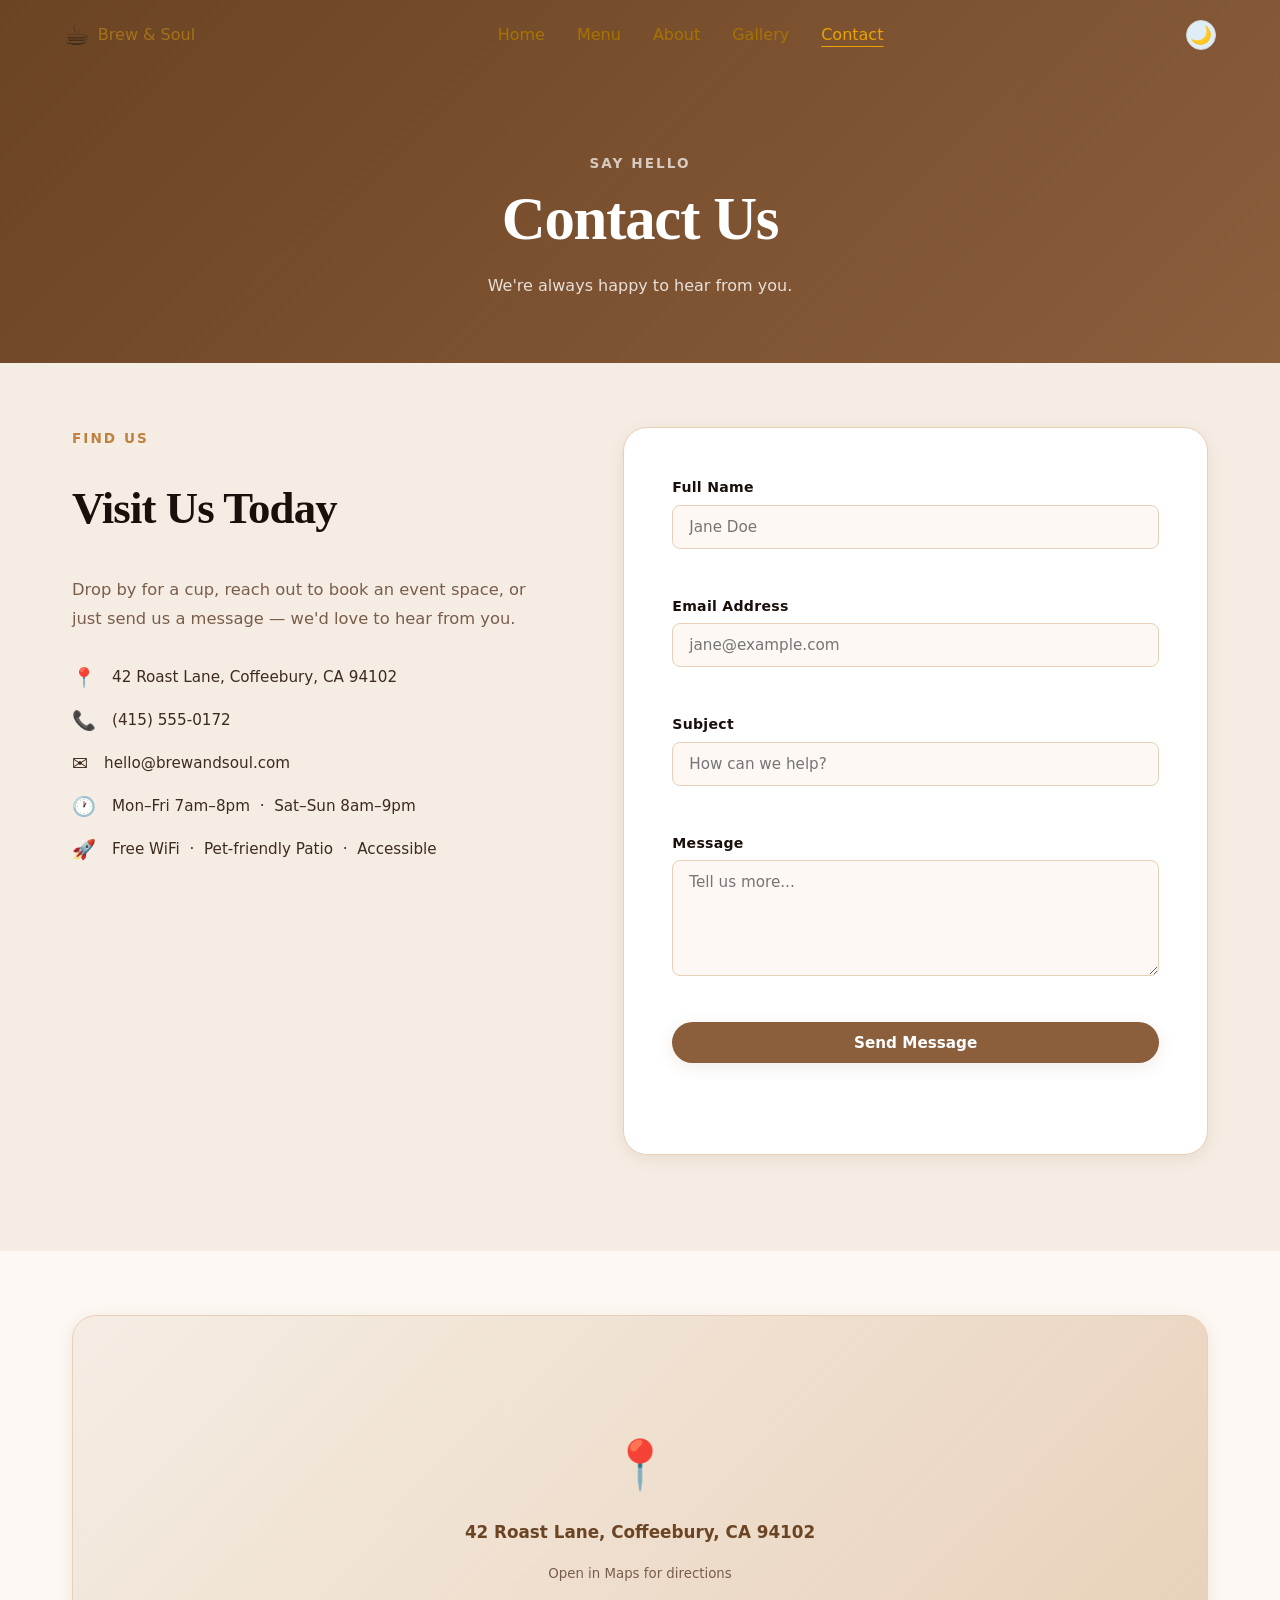
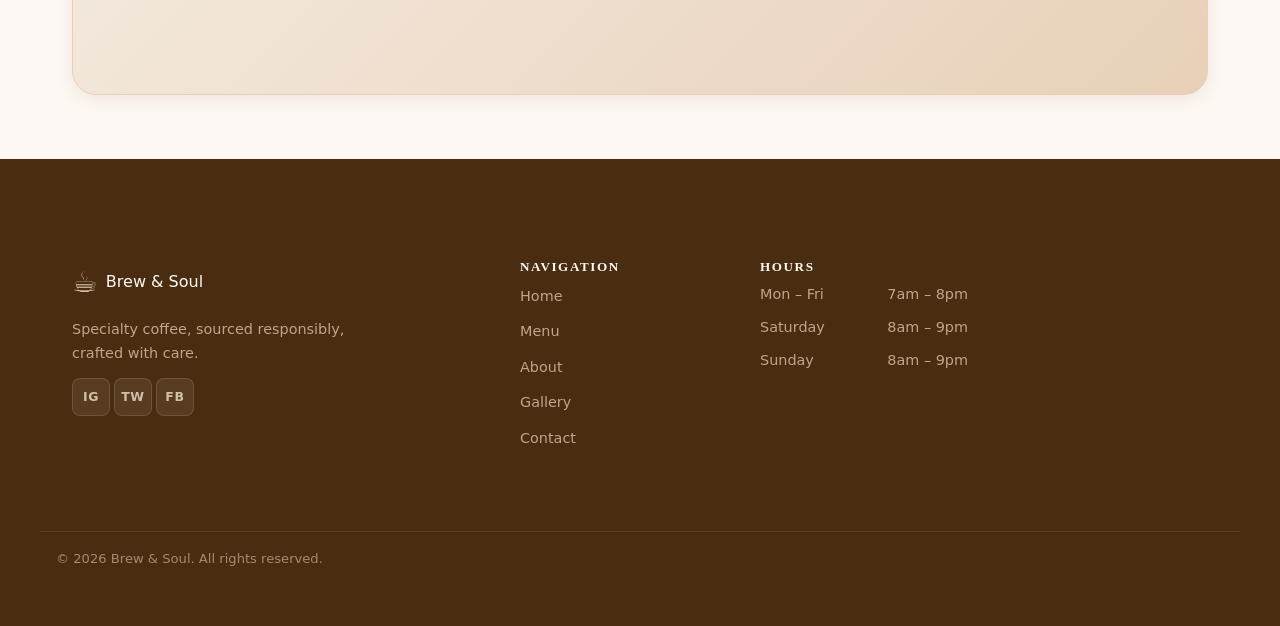
<file: pages/contact.html>
<!DOCTYPE html>
<html lang="en" data-theme="light">
<head>
  <meta charset="UTF-8" />
  <meta name="viewport" content="width=device-width, initial-scale=1.0" />
  <title>Contact — Brew &amp; Soul</title>
  <link rel="stylesheet" href="../css/global.css" />
  <link rel="stylesheet" href="../css/navbar.css" />
  <link rel="stylesheet" href="../css/contact.css" />
  <link rel="stylesheet" href="../css/footer.css" />
  <link rel="stylesheet" href="../css/responsive.css" />
  
<style>
    .page-hero {
      min-height: 300px;
      display: flex;
      align-items: center;
      justify-content: center;
      text-align: center;

      /* !NOTE: Calculate padding using var(--navbar-h) and var(--space-6) for proper spacing */
      padding: calc(var(--navbar-h) + var(--space-6)) var(--space-4) var(--space-6);

      /* !NOTE: Gradient from Primary 600 to Primary 500 */
      background: linear-gradient(135deg, var(--clr-primary-600), var(--clr-primary-500));
      color: #fff;
    }

    .page-hero h1 {
      color: #fff;
    }

    /* !NOTE: var(--space-2) = 16px */
    .page-hero p {
      color: rgba(255, 255, 255, 0.82);
      margin-top: var(--space-2);
    }

    /* Map placeholder */
    .map-section {
      /* !NOTE: var(--space-6) = 64px */
      padding: var(--space-6) 0;

      /* !NOTE: var(--bg-page) = Page background color */
      background-color: var(--bg-page);
    }

    .map-placeholder {
      width: 100%;
      height: 380px;

      /* var(--radius-xl) = 24px (card corner radius) */
      border-radius: var(--radius-xl);
      overflow: hidden;

      /* var(--border-color) = Border color */
      border: 1px solid var(--border-color);

      /* var(--shadow-md) = Medium shadow */
      box-shadow: var(--shadow-md);

      /* Styled placeholder since we can't embed external maps */

      /* Gradient from Primary 100 to Primary 200 */
      background: linear-gradient(135deg, var(--clr-primary-100), var(--clr-primary-200));

      display: flex;
      flex-direction: column;
      align-items: center;
      justify-content: center;

      /*var(--space-2) = 16px */
      gap: var(--space-2);

      /* var(--clr-primary-600) = Primary 600 text color */
      color: var(--clr-primary-600);
    }

    .map-placeholder span {
      font-size: 3rem;
    }

    .map-placeholder p {
      font-weight: 600;
      font-size: 1.05rem;
    }

    /* var(--text-muted) = Muted text color */
    .map-placeholder small {
      color: var(--text-muted);
    }
</style>

</head>
<body>
    <!-- Navbar -->
  <nav class="navbar" id="navbar">
    <div class="nav-container">
      <a href="../index.html" class="nav-logo">
        <span class="logo-icon">&#9749;</span>
        <span class="logo-text">Brew &amp; Soul</span>
      </a>
      <ul class="nav-links" id="navLinks">
        <li><a href="../index.html" class="nav-link">Home</a></li>
        <li><a href="menu.html"    class="nav-link">Menu</a></li>
        <li><a href="about.html"   class="nav-link">About</a></li>
        <li><a href="gallery.html" class="nav-link">Gallery</a></li>
        <li><a href="contact.html" class="nav-link active">Contact</a></li>
      </ul>
      <div class="nav-controls">
        <button class="dark-toggle" id="darkToggle" aria-label="Toggle dark mode">
          <span class="toggle-icon" id="toggleIcon">&#127769;</span>
        </button>
        <button class="hamburger" id="hamburger" aria-label="Toggle menu" aria-expanded="false">
          <span class="bar"></span><span class="bar"></span><span class="bar"></span>
        </button>
      </div>
    </div>
  </nav>

  <!-- Banner -->
  <section class="page-hero">
    <div>
      <p class="section-eyebrow" style="color:rgba(255,255,255,0.7)">Say Hello</p>
      <h1>Contact Us</h1>
      <p>We're always happy to hear from you.</p>
    </div>
  </section>

  <!-- Contact Form + Info -->
  <section class="contact-section" style="padding-top: var(--space-6);">
    <div class="container contact-grid">
      <div class="contact-info reveal">
        <p class="section-eyebrow">Find Us</p>
        <h2 class="section-title">Visit Us Today</h2>
        <p class="contact-desc">
          Drop by for a cup, reach out to book an event space, or just send
          us a message — we'd love to hear from you.
        </p>
        <ul class="contact-details">
          <li>
            <span class="contact-icon">&#128205;</span>
            <span>42 Roast Lane, Coffeebury, CA 94102</span>
          </li>
          <li>
            <span class="contact-icon">&#128222;</span>
            <span>(415) 555-0172</span>
          </li>
          <li>
            <span class="contact-icon">&#9993;</span>
            <span>hello@brewandsoul.com</span>
          </li>
          <li>
            <span class="contact-icon">&#128336;</span>
            <span>Mon–Fri 7am–8pm &nbsp;·&nbsp; Sat–Sun 8am–9pm</span>
          </li>
          <li>
            <span class="contact-icon">&#128640;</span>
            <span>Free WiFi &nbsp;·&nbsp; Pet-friendly Patio &nbsp;·&nbsp; Accessible</span>
          </li>
        </ul>
      </div>

      <form class="contact-form reveal reveal-right" id="contactForm" novalidate>
        <div class="form-group">
          <label for="name">Full Name</label>
          <input type="text" id="name" name="name" placeholder="Jane Doe" autocomplete="name" />
          <span class="form-error" id="nameError"></span>
        </div>
        <div class="form-group">
          <label for="email">Email Address</label>
          <input type="email" id="email" name="email" placeholder="jane@example.com" autocomplete="email" />
          <span class="form-error" id="emailError"></span>
        </div>
        <div class="form-group">
          <label for="subject">Subject</label>
          <input type="text" id="subject" name="subject" placeholder="How can we help?" />
          <span class="form-error" id="subjectError"></span>
        </div>
        <div class="form-group">
          <label for="message">Message</label>
          <textarea id="message" name="message" rows="5" placeholder="Tell us more..."></textarea>
          <span class="form-error" id="messageError"></span>
        </div>
        <button type="submit" class="btn btn-primary btn-full">Send Message</button>
        <p class="form-success" id="formSuccess"></p>
      </form>
    </div>
  </section>

  <!-- Map Placeholder -->
  <section class="map-section">
    <div class="container">
      <div class="map-placeholder reveal">
        <span>&#128205;</span>
        <p>42 Roast Lane, Coffeebury, CA 94102</p>
        <small>Open in Maps for directions</small>
      </div>
    </div>
  </section>

  <!-- Footer -->
  <footer class="footer">
    <div class="container footer-grid">
      <div class="footer-brand">
        <a href="../index.html" class="nav-logo">
          <span class="logo-icon">&#9749;</span>
          <span class="logo-text">Brew &amp; Soul</span>
        </a>
        <p class="footer-tagline">Specialty coffee, sourced responsibly,<br />crafted with care.</p>
        <div class="social-links">
          <a href="#" class="social-link">IG</a>
          <a href="#" class="social-link">TW</a>
          <a href="#" class="social-link">FB</a>
        </div>
      </div>
      <div class="footer-col">
        <h4>Navigation</h4>
        <ul>
          <li><a href="../index.html">Home</a></li>
          <li><a href="menu.html">Menu</a></li>
          <li><a href="about.html">About</a></li>
          <li><a href="gallery.html">Gallery</a></li>
          <li><a href="contact.html">Contact</a></li>
        </ul>
      </div>
      <div class="footer-col">
        <h4>Hours</h4>
        <ul class="hours-list">
          <li><span>Mon – Fri</span><span>7am – 8pm</span></li>
          <li><span>Saturday</span><span>8am – 9pm</span></li>
          <li><span>Sunday</span><span>8am – 9pm</span></li>
        </ul>
      </div>
    </div>
    <div class="footer-bottom">
      <p>&copy; 2026 Brew &amp; Soul. All rights reserved.</p>
    </div>
  </footer>

  <script src="../js/darkmode.js"></script>
  <script src="../js/navbar.js"></script>
  <script src="../js/animation.js"></script>
  <script src="../js/form-validation.js"></script>
</body>
</html>
</file>
<file: css/global.css>
/* global.css — CSS Custom Properties, Reset, Base Styles */

/* ---- 1. Color System (Light Theme) ---- */
:root {
  /* Primary — warm coffee brown */
  --clr-primary-100: #f5ede4;
  --clr-primary-200: #e8d0b8;
  --clr-primary-300: #d4a97a;
  --clr-primary-400: #c08040;
  --clr-primary-500: #8b5e3c;   /* Main brand color */
  --clr-primary-600: #6b4423;
  --clr-primary-700: #4a2c10;

  /* Secondary — warm cream */
  --clr-secondary-100: #fdf8f3;
  --clr-secondary-200: #f7efe4;
  --clr-secondary-300: #edd9c0;
  --clr-secondary-400: #d9b896;

  /* Accent — golden amber */
  --clr-accent-300: #f0c060;
  --clr-accent-400: #e8a820;
  --clr-accent-500: #c98a00;

  /* Semantic */
  --clr-success: #2d7a4f;
  --clr-warning: #b45309;
  --clr-error:   #b91c1c;

  /* Neutrals */
  --clr-neutral-50:  #fafafa;
  --clr-neutral-100: #f5f5f5;
  --clr-neutral-200: #e5e5e5;
  --clr-neutral-300: #d4d4d4;
  --clr-neutral-400: #a3a3a3;
  --clr-neutral-500: #737373;
  --clr-neutral-600: #525252;
  --clr-neutral-700: #404040;
  --clr-neutral-800: #262626;
  --clr-neutral-900: #171717;

  /* Semantic aliases (variables for switching themes) */
  --bg-page:        #fdf8f3;    /* Page background */
  --bg-section-alt: #f5ede4;    /* Alternate section background */
  --bg-card:        #ffffff;    /* Card background */
  --bg-navbar:      rgba(253, 248, 243, 0.95); /* Navbar background */

  --text-heading:   #1a0f0a;    /* Heading text color */
  --text-body:      #3d2b1e;    /* Body text color */
  --text-muted:     #7a5c4a;    /* Muted text color */
  --text-inverse:   #fdf8f3;    /* Inverse text color */

  --border-color:   #e8d0b8;    /* Border color */
  --shadow-sm:      0 1px 3px rgba(139, 94, 60, 0.08);   /* box-shadow: 0 1px 3px ... */
  --shadow-md:      0 4px 16px rgba(139, 94, 60, 0.12);  /* box-shadow: 0 4px 16px ... */
  --shadow-lg:      0 8px 32px rgba(139, 94, 60, 0.16);  /* box-shadow: 0 8px 32px ... */
  --shadow-xl:      0 16px 48px rgba(139, 94, 60, 0.20); /* box-shadow: 0 16px 48px ... */

  /* Typography */
  --font-serif:    Georgia, "Times New Roman", serif;
  --font-sans:     "Segoe UI", system-ui, -apple-system, sans-serif;
  --font-mono:     "Courier New", Courier, monospace;

  /* Spacing — 8px grid system */
  --space-1:  0.5rem;   /* Equivalent to: 8px */
  --space-2:  1rem;     /* Equivalent to: 16px */
  --space-3:  1.5rem;   /* Equivalent to: 24px */
  --space-4:  2rem;     /* Equivalent to: 32px */
  --space-5:  3rem;     /* Equivalent to: 48px */
  --space-6:  4rem;     /* Equivalent to: 64px */
  --space-7:  6rem;     /* Equivalent to: 96px */

  /* Border radius — corner rounding levels */
  --radius-sm:  4px;    /* border-radius: 4px; */
  --radius-md:  8px;    /* border-radius: 8px; */
  --radius-lg:  16px;   /* border-radius: 16px; */
  --radius-xl:  24px;   /* border-radius: 24px; */
  --radius-full: 9999px; /* border-radius: 9999px; */

  /* Transitions */
  --transition-fast:   150ms ease; /* transition: 0.15s ease; */
  --transition-base:   300ms ease; /* transition: 0.3s ease; */
  --transition-slow:   500ms ease; /* transition: 0.5s ease; */

  /* Layout */
  --container-max: 1200px; /* max-width: 1200px; */
  --navbar-h:      72px;   /* height: 72px; */
}

/* ---- 2. Dark Theme ---- */
[data-theme="dark"] {
  --bg-page:        #1a120c;
  --bg-section-alt: #221810;
  --bg-card:        #2a1d14;
  --bg-navbar:      rgba(26, 18, 12, 0.96);

  --text-heading:   #f5ede4;
  --text-body:      #d4b49a;
  --text-muted:     #a07860;
  --text-inverse:   #1a0f0a;

  --border-color:   #3d2b1e;
  --shadow-sm:      0 1px 3px rgba(0, 0, 0, 0.3);
  --shadow-md:      0 4px 16px rgba(0, 0, 0, 0.4);
  --shadow-lg:      0 8px 32px rgba(0, 0, 0, 0.5);
  --shadow-xl:      0 16px 48px rgba(0, 0, 0, 0.6);

  --clr-primary-300: #fdfcfb;
  --clr-primary-400: #f6f1ed;
}

/* ---- 3. CSS Reset ---- */
*, *::before, *::after {
  box-sizing: border-box; /* Keep width and height calculations consistent */
  margin: 0;
  padding: 0;
}

html {
  scroll-behavior: smooth; /* Enable smooth scrolling */
  scroll-padding-top: var(--navbar-h); /* Set anchor offset to 72px */
  font-size: 16px;
}

body {
  font-family: var(--font-sans);
  font-size: 1rem;
  line-height: 1.6;
  color: var(--text-body);
  background-color: var(--bg-page);
  transition: background-color var(--transition-slow), color var(--transition-slow);
  overflow-x: hidden;
}

img {
  display: block;
  max-width: 100%;
  height: auto;
}

a {
  color: inherit;
  text-decoration: none;
}

ul {
  list-style: none;
}

button {
  cursor: pointer;
  border: none;
  background: none;
  font-family: inherit;
}

/* ---- 4. Typography Scale ---- */
h1, h2, h3, h4, h5, h6 {
  font-family: var(--font-serif);
  color: var(--text-heading);
  line-height: 1.2;
  letter-spacing: -0.02em;
}

/* Use clamp() to automatically scale font sizes based on screen size */
h1 { font-size: clamp(2.2rem, 5vw, 3.8rem); font-weight: 700; }
h2 { font-size: clamp(1.8rem, 3.5vw, 2.8rem); font-weight: 700; }
h3 { font-size: clamp(1.2rem, 2vw, 1.5rem); font-weight: 600; }
h4 { font-size: 1.1rem; font-weight: 600; }

p { line-height: 1.7; }

/* ---- 5. Reusable Layout Utility ---- */
.container {
  max-width: var(--container-max); /* max-width: 1200px; */
  margin-inline: auto;             /* margin-left/right: auto; (center the container) */
  padding-inline: var(--space-4);  /* padding-left/right: 32px; */
}

/* ---- 6. Shared Section Header Styles ---- */
.section-header {
  text-align: center;
  max-width: 600px;                /* max-width: 600px; */
  margin-inline: auto;
  margin-bottom: var(--space-5);   /* margin-bottom: 48px; */
}

.section-eyebrow {
  font-size: 0.85rem;
  font-weight: 700;
  letter-spacing: 0.15em;
  text-transform: uppercase;
  color: var(--clr-primary-400);
  margin-bottom: var(--space-1);   /* margin-bottom: 8px; */
}

.section-title {
  color: var(--text-heading);
  margin-bottom: var(--space-2);
} /* margin-bottom: 16px; */

.section-subtitle {
  color: var(--text-muted);
  font-size: 1.05rem;
}

/* ---- 7. Shared Button Styles ---- */
.btn {
  display: inline-flex;
  align-items: center;
  gap: 0.5rem;
  padding: 0.7rem 1rem;
  border-radius: var(--radius-full); /* border-radius: 9999px; */
  font-size: 0.95rem;
  font-weight: 600;
  transition: transform var(--transition-fast), box-shadow var(--transition-fast), background-color var(--transition-base);
  cursor: pointer;
}

.btn:hover { transform: translateY(-2px); }
.btn:active { transform: translateY(0); }

.btn-primary {
  background-color: var(--clr-primary-500); /* background-color: #8b5e3c; */
  color: #fff;
  box-shadow: var(--shadow-md); /* box-shadow: 0 4px 16px ...; */
}

.btn-primary:hover {
  background-color: var(--clr-primary-600); /* background-color: #6b4423; */
  box-shadow: var(--shadow-lg); /* box-shadow: 0 8px 32px ...; */
}

.btn-outline {
  background-color: transparent;
  color: var(--clr-primary-500);
  border: 2px solid var(--clr-primary-500);
}

.btn-outline:hover {
  background-color: var(--clr-primary-500);
  color: #fff;
}

.btn-full { width: 100%; justify-content: center; }

/* ---- 8. Scroll Reveal Animations ---- */
.reveal {
  opacity: 0;
  transform: translateY(32px); /* Move the element downward by 32px */
  transition: opacity 0.7s ease, transform 0.7s ease;
}

.reveal.reveal-right {
  transform: translateX(40px);
} /* Move the element 40px to the right */

.reveal.visible {
  opacity: 1;
  transform: translate(0, 0);
} /* Show the element in its original position */

/* Stagger children inside a reveal container */
.reveal-stagger > * {
  opacity: 0;
  transform: translateY(24px); /* Move elements downward by 24px */
  transition: opacity 0.5s ease, transform 0.5s ease;
}

.reveal-stagger.visible > *:nth-child(1) {
  transition-delay: 0.1s;
}

.reveal-stagger.visible > *:nth-child(2) {
  transition-delay: 0.2s;
}

.reveal-stagger.visible > *:nth-child(3) {
  transition-delay: 0.3s;
}

.reveal-stagger.visible > *:nth-child(4) {
  transition-delay: 0.4s;
}

.reveal-stagger.visible > *:nth-child(5) {
  transition-delay: 0.5s;
}

.reveal-stagger.visible > *:nth-child(6) {
  transition-delay: 0.6s;
}

.reveal-stagger.visible > * {
  opacity: 1;
  transform: translateY(0);
}

/* Ensure buttons are not blocked by other elements */
.btn-prev,
.btn-next {
  pointer-events: auto; /* Ensure the buttons can receive click events */
  cursor: pointer;
  -webkit-tap-highlight-color: transparent; /* Remove the gray tap highlight on iPhone */
}
</file>
<file: css/navbar.css>
/* navbar.css — Navbar, Sidebar, Hamburger */

/*  Container  */
.navbar {
  position: fixed;
  top: 0;
  left: 0;
  right: 0;
  z-index: 3000;
  height: 70px;
  background-color: transparent;
  transition: background-color 0.3s ease, box-shadow 0.3s ease;
}

/* Added by JS after scrolling */
.navbar.scrolled {
  background-color: rgba(255, 255, 255, 0.9);
  backdrop-filter: blur(12px);
  box-shadow: 0 2px 4px rgba(0, 0, 0, 0.05);
}

.nav-container {
  max-width: 1200px;
  height: 100%;
  margin: 0 auto;
  padding: 0 24px;
  display: flex;
  align-items: center;
  justify-content: space-between;
}

/*  Logo  */
.nav-logo {
  display: flex;
  align-items: center;
  gap: 8px;
  text-decoration: none;
}
.logo-text { color: #a5721a; }
.logo-icon { font-size: 1.8rem; }

/*  Desktop links  */
.nav-links {
  display: flex;
  align-items: center;
  gap: 4px;
  list-style: none;
}

.nav-link {
  padding: 8px 14px;
  font-weight: 500;
  color: #a87301;
  text-decoration: none;
  transition: 0.2s;
}

.nav-link:hover,
.nav-link.active {
  color: #eca202;
  text-decoration: underline;
  text-underline-offset: 6px;
}

/*  Dark mode toggle */
.dark-toggle {
  display: flex;
  align-items: center;
  justify-content: center;
  width: 30px;
  height: 30px;
  border-radius: 9999px;
  background-color: #dfeef5;
  border: 1px solid #d1d5db;
  font-size: 1.1rem;
  cursor: pointer;
  transition: background-color 0.3s ease, transform 0.2s ease;
}

.dark-toggle:hover {
  background-color: #bae6fd;
  transform: rotate(20deg);
}

/* Mobile (sidebar)  */
@media (max-width: 768px) {
  .hamburger { display: flex !important; }

  .logo-icon {
    font-size: 1.8rem;
    line-height: 1;
  }
  .logo-text { font-size: 1.3rem; }

  .dark-toggle {
    width: 25px;
    height: 25px;
    background-color: #b6b6b6;
    box-shadow: 0 2px 5px rgba(53, 45, 45, 0.1);
    border-radius: 999px;
  }
  .dark-toggle:hover {
    box-shadow: 0 4px 8px rgba(22, 21, 21, 0.15);
  }

  /* Sidebar slides in from the left */
  .nav-links {
    position: fixed;
    top: 0;
    left: -100%;
    width: 280px;
    height: 100vh;
    background: #ffffff;
    display: flex;
    flex-direction: column;
    transition: left 0.4s cubic-bezier(0.4, 0, 0.2, 1);
    z-index: 2000;
    padding: 0;
    margin: 0;
    box-shadow: 2px 0 10px rgba(0, 0, 0, 0.1);
  }

  .nav-links.open { left: 0; }

  /* Sidebar header */
  .sidebar-header {
    background: linear-gradient(to right, #2d5a27, #1a3317);
    color: #fff;
    padding: 40px 20px;
    text-align: center;
  }

  /* Sidebar items */
  .nav-items {
    flex-grow: 1;
    padding: 20px 0;
  }

  .nav-link {
    color: #956403 !important;
    padding: 15px 25px;
    display: flex;
    align-items: center;
    font-weight: 600;
  }

  .nav-link.active {
    color: #2d5a27 !important;
    border-left: 4px solid #2d5a27;
    background: #f0f4ef;
  }
}

/*  Hamburger  */
.hamburger {
  display: none;
  flex-direction: column;
  justify-content: center;
  gap: 5px;
  width: 40px;
  height: 40px;
  background: transparent;
  border: none;
  cursor: pointer;
  border-radius: 8px;
}

.bar {
  width: 20px;
  height: 2px;
  background-color: #b87603;
  transition: 0.3s;
  margin: 0 auto;
}

/* Turn into X when open */
.hamburger.open .bar:nth-child(1) { transform: translateY(7px) rotate(45deg); }
.hamburger.open .bar:nth-child(2) { opacity: 0; }
.hamburger.open .bar:nth-child(3) { transform: translateY(-7px) rotate(-45deg); }

/*  Dark mode: scrolled navbar  */
[data-theme="dark"] .navbar.scrolled {
  background-color: rgba(26, 18, 12, 0.92);
  box-shadow: 0 2px 8px rgba(0, 0, 0, 0.4);
}
</file>
<file: css/contact.css>
/* contact.css — Contact Section & Form */
.contact-section {
  padding: var(--space-7) 0;       /* padding: 96px 0; */
  background-color: var(--bg-section-alt); /* Background color for this section */
}

/* ---- Two-column grid ---- */
.contact-grid {
  display: grid;
  grid-template-columns: 1fr 1.2fr; /* Divide columns: left is slightly narrower than right */
  gap: var(--space-6);              /* gap: 64px; */
  align-items: start;
}

/* ---- Info Side ---- */
.contact-info {
  display: flex;
  flex-direction: column;
  gap: var(--space-3);              /* gap: 24px; */
}

.contact-desc {
  color: var(--text-muted);         /* color: #7a5c4a (Light) / #a07860 (Dark) */
  font-size: 1.02rem;
  line-height: 1.75;
}

.contact-details {
  list-style: none;
  display: flex;
  flex-direction: column;
  gap: var(--space-2);              /* gap: 16px; */
  margin-top: var(--space-1);       /* margin-top: 8px; */
}

.contact-details li {
  display: flex;
  align-items: flex-start;
  gap: var(--space-2);              /* gap: 16px; */
  font-size: 0.95rem;
  color: var(--text-body);
  line-height: 1.6;
}

.contact-icon {
  font-size: 1.2rem;
  line-height: 1.4;
  flex-shrink: 0;                   /* Prevent the icon from shrinking when the text is long */
}

/* ---- Contact Form ---- */
.contact-form {
  background-color: var(--bg-card); /* Card background color (White/Dark Brown) */
  border: 1px solid var(--border-color);
  border-radius: var(--radius-xl);  /* border-radius: 24px; */
  padding: var(--space-5);          /* padding: 48px; */
  box-shadow: var(--shadow-md);     /* Medium shadow */
  display: flex;
  flex-direction: column;
  gap: var(--space-3);              /* gap: 24px; */
}

/* ---- Form Group ---- */
.form-group {
  display: flex;
  flex-direction: column;
  gap: 6px;                         /* Spacing between the label and input */
}

.form-group label {
  font-size: 0.88rem;
  font-weight: 600;
  color: var(--text-heading);
  letter-spacing: 0.02em;
}

/* Shared input / textarea styles */
.form-group input,
.form-group textarea {
  padding: 0.75rem 1rem;            /* 12px 16px */
  border: 1.5px solid var(--border-color);
  border-radius: var(--radius-md);  /* border-radius: 8px; */
  background-color: var(--bg-page);
  color: var(--text-body);
  font-family: var(--font-sans);
  font-size: 0.95rem;
  transition: border-color var(--transition-fast), box-shadow var(--transition-fast);
  outline: none;
  resize: vertical;
}

.form-group input:focus,
.form-group textarea:focus {
  border-color: var(--clr-primary-400); /* Border color when the field is focused */
  box-shadow: 0 0 0 3px rgba(139, 94, 60, 0.15); /* Subtle shadow when focused */
}

/* Error state — applied by form-validation.js */
.form-group input.error,
.form-group textarea.error {
  border-color: var(--clr-error);   /* Change the border color to red when an error occurs */
  box-shadow: 0 0 0 3px rgba(185, 28, 28, 0.1);
}

/* ---- Validation Messages ---- */
.form-error {
  font-size: 0.82rem;
  color: var(--clr-error);          /* Red color for error messages */
  font-weight: 500;
  min-height: 1rem;
  display: block;
}

/* Success message shown after submission */
.form-success {
  text-align: center;
  color: var(--clr-success);        /* Green color for success messages */
  font-weight: 600;
  font-size: 0.95rem;
  min-height: 1.2rem;
  padding: var(--space-1);           /* padding: 8px; */
}
</file>
<file: css/footer.css>
/* footer.css — Site Footer */
.footer {
  background-color: #4a2c10;
  color: #d1bfa8;
  padding-top: 100px;
  padding-bottom: 40px;
}

/* Logo text color inside the dark footer */
.footer .logo-text { color: #fdfaf6; }

/* ---- Main grid ---- */
.footer-grid {
  display: grid;
  grid-template-columns: 2fr 1fr 1fr 1fr;
  gap: 32px;
  padding-bottom: 80px;
}

/* ---- Brand column ---- */
.footer-brand {
  display: flex;
  flex-direction: column;
  gap: 8px;
}

.footer-tagline {
  font-size: 0.9rem;
  color: #bfa58d;
  line-height: 1.7;
  margin-top: 4px;
}

/* ---- Social links ---- */
.social-links {
  display: flex;
  gap: 4px;
  margin-top: 4px;
}

.social-link {
  display: flex;
  align-items: center;
  justify-content: center;
  width: 38px;
  height: 38px;
  border-radius: 8px;
  background-color: rgba(255, 255, 255, 0.08);
  border: 1px solid rgba(255, 255, 255, 0.12);
  font-size: 0.78rem;
  font-weight: 700;
  letter-spacing: 0.05em;
  color: #d1bfa8;
  transition: background-color 0.2s, color 0.2s;
}

.social-link:hover {
  background-color: #8c5a2a;
  color: #fff;
  border-color: #8c5a2a;
}

/* ---- Link columns ---- */
.footer-col h4 {
  font-size: 0.82rem;
  font-weight: 700;
  letter-spacing: 0.12em;
  text-transform: uppercase;
  color: #fdfaf6;
  margin-bottom: 8px;
}

.footer-col ul {
  list-style: none;
  display: flex;
  flex-direction: column;
  gap: 10px;
}

.footer-col ul a {
  font-size: 0.9rem;
  color: #bfa58d;
  transition: color 0.2s, padding-left 0.2s;
  text-decoration: none;
}

.footer-col ul a:hover {
  color: #fdfaf6;
  padding-left: 4px;
}

/* ---- Hours ---- */
.hours-list {
  list-style: none;
  display: flex;
  flex-direction: column;
  gap: 10px;
}

.hours-list li {
  display: flex;
  justify-content: space-between;
  gap: 8px;
  font-size: 0.9rem;
  color: #bfa58d;
}

/* ---- Bottom bar ---- */
.footer-bottom {
  border-top: 1px solid rgba(255, 255, 255, 0.08);
  padding: 16px 0;
  display: flex;
  align-items: center;
  justify-content: space-between;
  flex-wrap: wrap;
  gap: 8px;
  max-width: 1200px;
  margin-inline: auto;
  padding-inline: 16px;
}

.footer-bottom p {
  font-size: 0.82rem;
  color: #a38a72;
}
</file>
<file: css/responsive.css>
/* responsive.css — Breakpoints & Mobile Layouts */

/* ---- Breakpoints used:
   xl : 1200px — wide desktop
   lg : 992px  — laptop / small desktop
   md : 768px  — tablet (landscape)
   sm : 576px  — tablet (portrait) / large phone
   xs : 400px  — small phone
---- */

/*  xl: 1200px  */
@media (max-width: 1200px) {
  .about-img-secondary {
    right: 0;
    width: 160px;
    height: 160px;
  }
}

/*  lg: 992px  */
@media (max-width: 992px) {

  /* Navbar: show hamburger, hide desktop links */
  .hamburger {
    display: flex;
  }

  /* Mobile nav menu slides down */
  .nav-links {
    position: fixed;
    top: var(--navbar-h); /* var(--navbar-h) កំណត់កម្ពស់ Navbar */
    left: 0;
    right: 0;
    background-color: var(--bg-navbar); /* var(--bg-navbar) ពណ៌ផ្ទៃ Navbar */
    backdrop-filter: blur(12px);
    -webkit-backdrop-filter: blur(12px);
    flex-direction: column;
    align-items: center;
    gap: 0;
    padding: var(--space-3) 0; /* !NOTE: var(--space-3) = 24px */
    border-bottom: 1px solid var(--border-color); /* !NOTE: var(--border-color) ពណ៌គែម */
    box-shadow: var(--shadow-lg); /* !NOTE: var(--shadow-lg) ស្រមោលធំ */
    /* Hidden state */
    transform: translateY(-120%);
    opacity: 0;
    pointer-events: none;
    transition: transform var(--transition-base), opacity var(--transition-base); /* !NOTE: var(--transition-base) ល្បឿនចលនា */
    z-index: 999;
  }

  /* JS toggles .open on #navLinks */
  .nav-links.open {
    transform: translateY(0);
    opacity: 1;
    pointer-events: auto;
  }

  .nav-link {
    padding: 0.9rem 2rem;
    width: 100%;
    text-align: center;
    border-radius: 0;
  }

  .nav-link::after {
    display: none;
  }

  /* Hero: stack vertically */
  .hero {
    flex-direction: column;
    text-align: center;
    padding-top: calc(var(--navbar-h) + var(--space-5)); /* !NOTE: var(--navbar-h) + var(--space-5) = 48px */
    padding-bottom: var(--space-6); /* !NOTE: var(--space-6) = 64px */
  }

  .hero-content {
    max-width: 100%;
  }

  .hero-buttons {
    justify-content: center;
  }

  .hero-image {
    max-width: 440px;
    width: 100%;
    margin-inline: auto;
  }

  .hero-img {
    height: 380px;
  }

  /* About: stack vertically */
  .about-grid {
    grid-template-columns: 1fr;
  }

  .about-images {
    padding-bottom: var(--space-5); /* !NOTE: var(--space-5) = 48px */
  }

  .about-img-main {
    height: 380px;
  }

  .about-img-secondary {
    width: 140px;
    height: 140px;
    right: 0;
    bottom: 0;
  }

  /* Footer grid: 2 columns */
  .footer-grid {
    grid-template-columns: 1fr 1fr;
  }

  .footer-brand {
    grid-column: 1 / -1;
  }
}

/*  md: 768px  */
@media (max-width: 768px) {

  /* Contact: stack vertically */
  .contact-grid {
    grid-template-columns: 1fr;
  }

  /* Gallery: 2 columns */
  .gallery-grid {
    grid-template-columns: 1fr 1fr;
  }

  .gallery-item.gi-wide {
    grid-column: span 2;
  }

  /* Testimonial card: reduce padding */
  .testimonial-card {
    padding: var(--space-4); /* !NOTE: var(--space-4) = 32px */
  }

  .testimonial-text {
    font-size: 1.05rem;
  }

  /* About stats: wrap */
  .about-stats {
    flex-wrap: wrap;
    gap: var(--space-3); /* !NOTE: var(--space-3) = 24px */
  }

  /* Footer: single column */
  .footer-grid {
    grid-template-columns: 1fr 1fr;
    gap: var(--space-4); /* !NOTE: var(--space-4) = 32px */
  }
}

/*  sm: 576px  */
@media (max-width: 576px) {

  /* Reduce hero font sizes */
  .hero-title {
    font-size: 2.2rem;
  }

  .hero-img {
    height: 300px;
  }

  .hero-badge {
    width: 80px;
    height: 80px;
    bottom: -12px;
    left: -12px;
  }

  .badge-number {
    font-size: 1.3rem;
  }

  /* Menu grid: single column */
  .menu-grid {
    grid-template-columns: 1fr;
  }

  /* Gallery: single column */
  .gallery-grid {
    grid-template-columns: 1fr;
  }

  .gallery-item.gi-wide {
    grid-column: span 1;
  }

  /* Footer: full-width single column */
  .footer-grid {
    grid-template-columns: 1fr;
  }

  .footer-bottom {
    flex-direction: column;
    text-align: center;
  }

  /* Section padding reductions */
  .about-section,
  .menu-section,
  .gallery-grid,
  .testimonial-section,
  .contact-section {
    padding: var(--space-6) 0; /* !NOTE: var(--space-6) = 64px */
  }
}

/*  xs: 400px  */
@media (max-width: 400px) {

  :root {
    --space-4: 1.5rem; /* var(--space-4) កែសម្រួលតាមទំហំអេក្រង់ */
  }

  .hero-buttons {
    flex-direction: column;
    align-items: center;
  }

  .btn {
    width: 100%;
    justify-content: center;
  }

  .contact-form {
    padding: var(--space-3); /* var(--space-3) = 24px */
  }

  .menu-filters {
    gap: 6px;
  }

  .filter-btn {
    padding: 0.45rem 0.9rem;
    font-size: 0.82rem;
  }
}

/*  Print Styles  */
@media print {
  .navbar, .hero-badge, .scroll-indicator,
  .carousel-controls, .hamburger, .dark-toggle {
    display: none !important;
  }

  body {
    font-size: 12pt;
    color: #000;
  }
}
</file>
